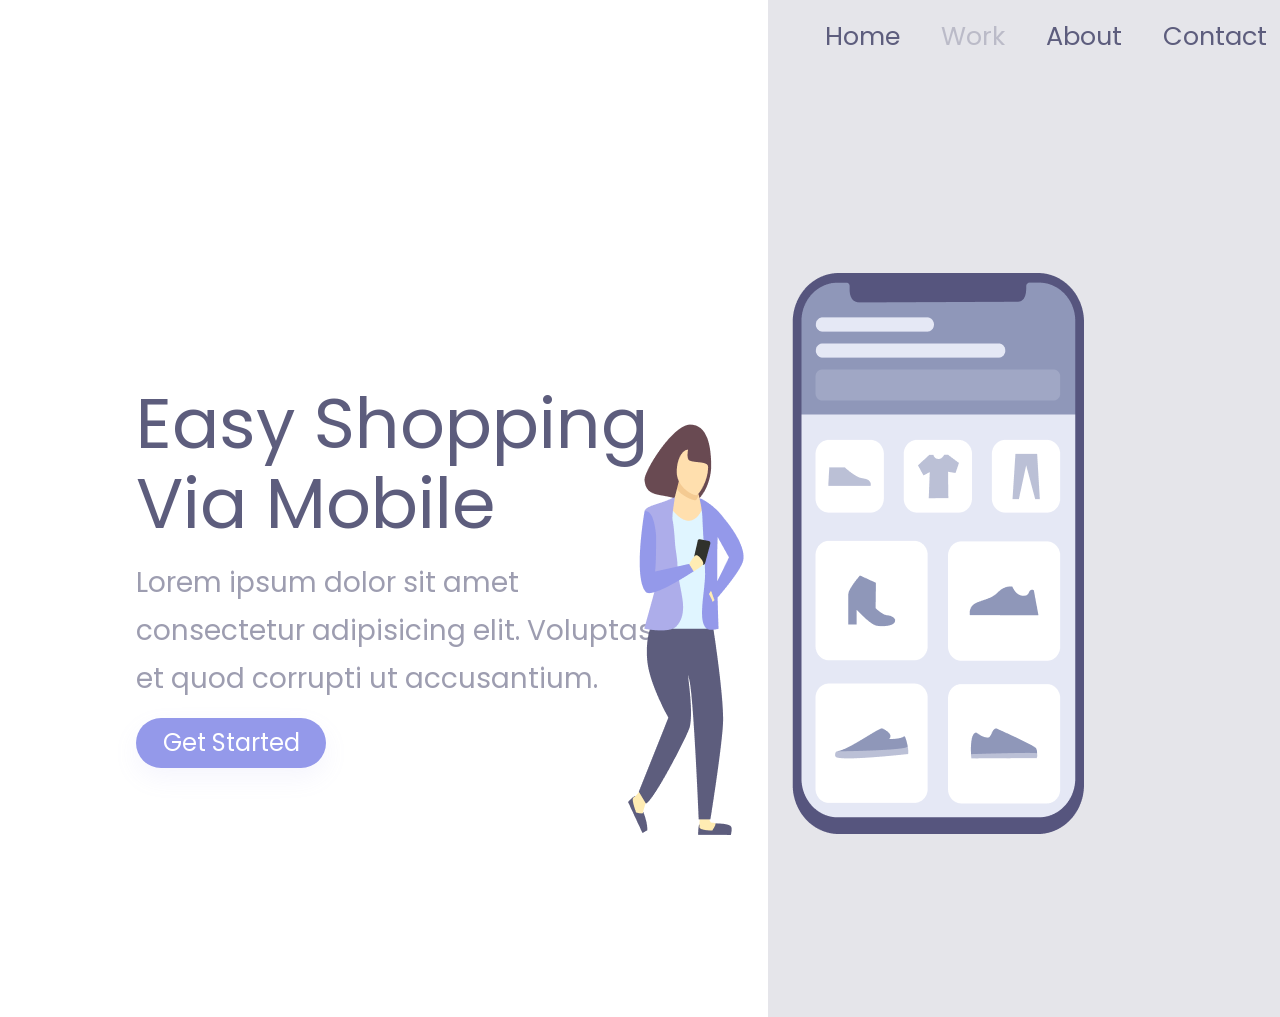
<file: index.html>
<!doctype html>
<html lang="en">
  <head>
    <!-- Configurações básicas do documento -->
    <meta charset="UTF-8" />
    <meta name="viewport" content="width=device-width, initial-scale=1.0" />
    <link rel="stylesheet" href="styles.css" />
    <link rel="preconnect" href="https://fonts.googleapis.com" />
    <link rel="preconnect" href="https://fonts.gstatic.com" crossorigin />
    <link
      href="https://fonts.googleapis.com/css2?family=Poppins:ital,wght@0,100;0,200;0,300;0,400;0,500;0,600;0,700;0,800;0,900;1,100;1,200;1,300;1,400;1,500;1,600;1,700;1,800;1,900&display=swap"
      rel="stylesheet"
    />
    <title>Easy Shopping Via Mobile</title>
  </head>

  <body>
    <section class="hero">
      <!-- ===== ESQUERDA: TEXTO =====       -->

      <div class="hero-body">
        <div class="hero-content">
          <h1>Easy Shopping Via Mobile</h1>

          <p>
            Lorem ipsum dolor sit amet consectetur adipisicing elit. Voluptas et
            quod corrupti ut accusantium.
          </p>

          <button>Get Started</button>
        </div>

        <!-- ===== DIREITA: NAV + IMAGEM ===== -->
        <div class="hero-right">
          <header class="navigation">
            <nav>
              <a href="#">Home</a>
              <a href="#">Work</a>
              <a href="#">About</a>
              <a href="#">Contact</a>
            </nav>
          </header>
          <img
            class="girl-cellphone"
            src="./assets/Girl-cellphone.png"
            alt="girls using cellphone"
          />
        </div>
      </div>
    </section>
  </body>
</html>
</file>
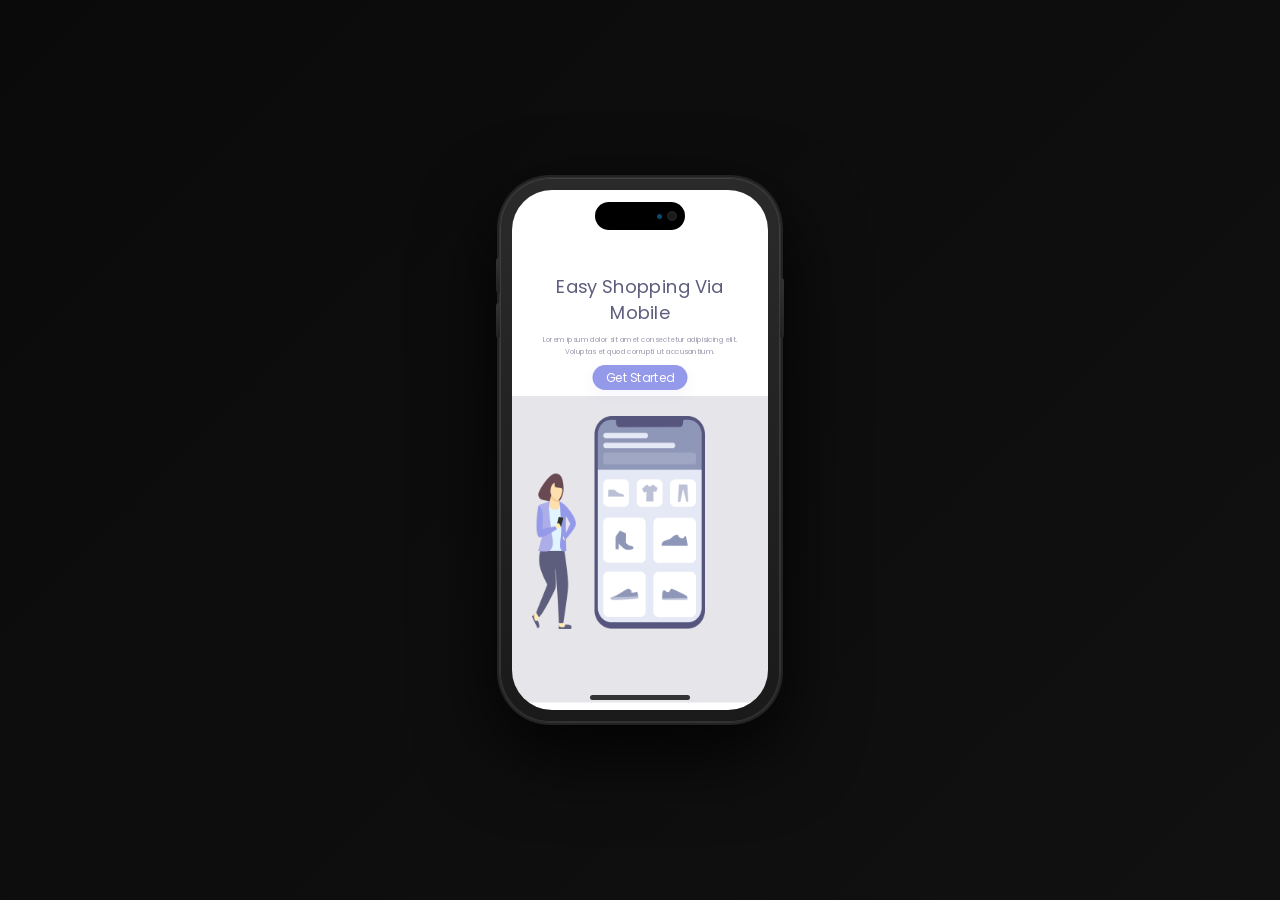
<file: mobile.html>
<!doctype html>
<html lang="pt-br">
  <head>
    <meta charset="UTF-8" />
    <title>Mockup iPhone 17</title>
    <style>
      * {
        margin: 0;
        padding: 0;
        box-sizing: border-box;
      }

      body {
        background: linear-gradient(135deg, #0a0a0a, #111111);
        display: flex;
        justify-content: center;
        align-items: center;
        height: 100vh;
      }

      .iphone {
        width: 280px;
        background: linear-gradient(180deg, #2a2a2a 0%, #1a1a1a 100%);
        border-radius: 50px;
        padding: 12px;
        box-shadow:
          0 0 0 1px #333,
          0 0 0 3px #222,
          0 30px 80px rgba(0, 0, 0, 0.9),
          inset 0 0 0 1px rgba(255, 255, 255, 0.1);
        position: relative;
      }

      .btn-power {
        position: absolute;
        right: -4px;
        top: 100px;
        width: 4px;
        height: 60px;
        background: linear-gradient(180deg, #333, #222);
        border-radius: 0 3px 3px 0;
      }

      .btn-volume-up {
        position: absolute;
        left: -4px;
        top: 80px;
        width: 4px;
        height: 35px;
        background: linear-gradient(180deg, #333, #222);
        border-radius: 3px 0 0 3px;
      }

      .btn-volume-down {
        position: absolute;
        left: -4px;
        top: 125px;
        width: 4px;
        height: 35px;
        background: linear-gradient(180deg, #333, #222);
        border-radius: 3px 0 0 3px;
      }

      .iphone-screen {
        width: 100%;
        height: 520px;
        background: #fff;
        border-radius: 40px;
        overflow: hidden;
        position: relative;
      }

      .dynamic-island {
        position: absolute;
        top: 12px;
        left: 50%;
        transform: translateX(-50%);
        width: 90px;
        height: 28px;
        background: #000;
        border-radius: 20px;
        z-index: 10;
        display: flex;
        align-items: center;
        justify-content: flex-end;
        padding-right: 8px;
        gap: 5px;
      }

      .camera-dot {
        width: 10px;
        height: 10px;
        background: #1a1a1a;
        border-radius: 50%;
        border: 2px solid #222;
      }

      .camera-light {
        width: 5px;
        height: 5px;
        background: #0a4a6e;
        border-radius: 50%;
      }

      /* iframe começa ABAIXO da dynamic island */
      .iphone-screen iframe {
        width: 200%;
        height: 190%;
        border: none;
        scrollbar-width: none;
        pointer-events: none;
        transform: scale(0.5);
        transform-origin: top left;
        position: absolute;
        top: 55px; /* empurra para baixo da câmera */
        left: 0;
      }

      .iphone-screen iframe::-webkit-scrollbar {
        display: none;
      }

      .home-bar {
        position: absolute;
        bottom: 10px;
        left: 50%;
        transform: translateX(-50%);
        width: 100px;
        height: 5px;
        background: #333;
        border-radius: 10px;
        z-index: 10;
      }
    </style>
  </head>
  <body>
    <div class="iphone">
      <div class="btn-power"></div>
      <div class="btn-volume-up"></div>
      <div class="btn-volume-down"></div>

      <div class="iphone-screen">
        <div class="dynamic-island">
          <div class="camera-light"></div>
          <div class="camera-dot"></div>
        </div>

        <iframe src="index.html"></iframe>

        <div class="home-bar"></div>
      </div>
    </div>
  </body>
</html>
</file>
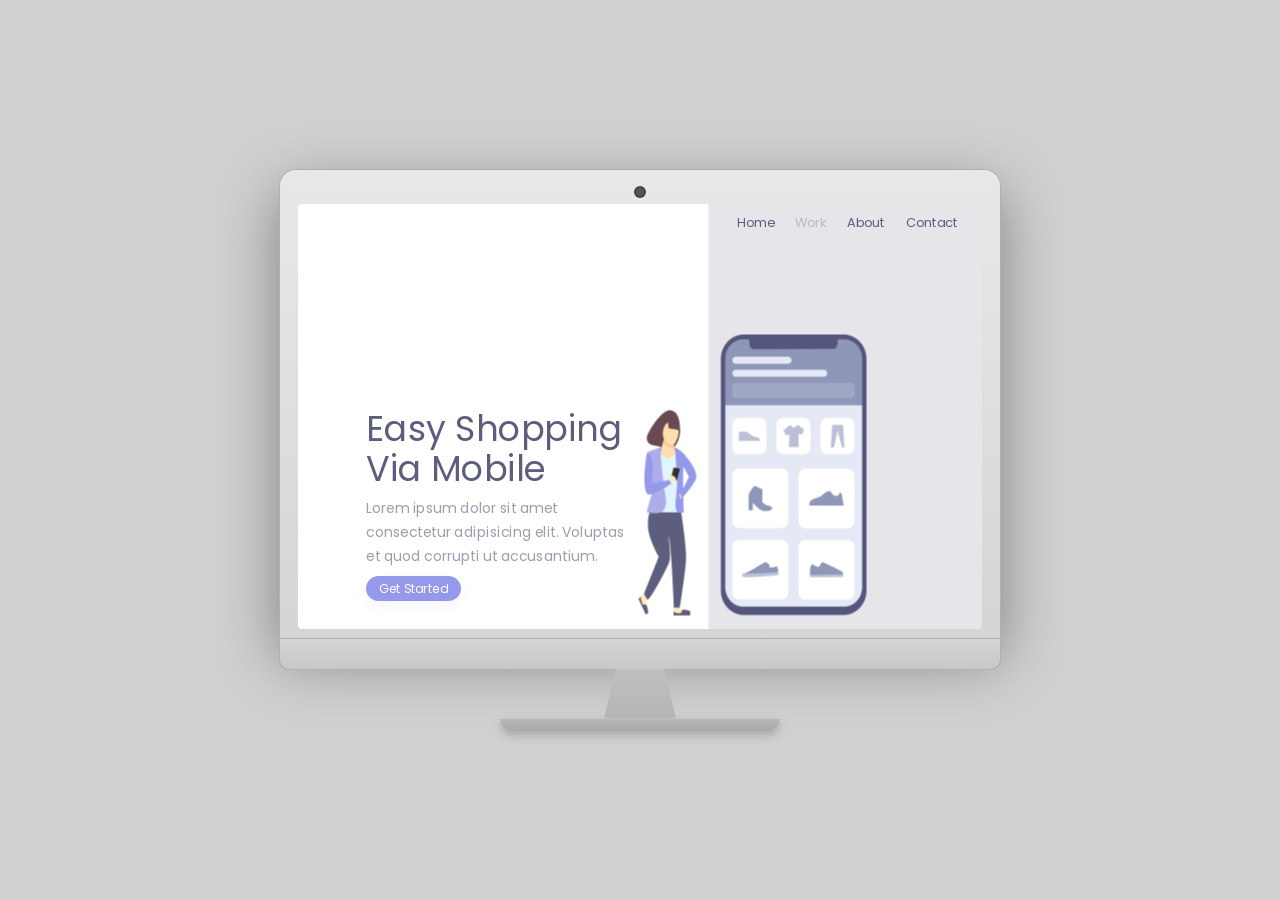
<file: mockupDesktop.html>
<!doctype html>
<html lang="pt-br">
  <head>
    <meta charset="UTF-8" />
    <title>Mockup iMac</title>
    <style>
      * {
        margin: 0;
        padding: 0;
        box-sizing: border-box;
      }

      body {
        background: #d0d0d0;
        display: flex;
        justify-content: center;
        align-items: center;
        min-height: 100vh;
      }

      .imac {
        display: flex;
        flex-direction: column;
        align-items: center;
      }

      .imac-body {
        width: 720px;
        background: linear-gradient(180deg, #e8e8e8 0%, #d5d5d5 100%);
        border-radius: 16px 16px 0 0;
        padding: 18px 18px 10px 18px;
        box-shadow:
          0 0 0 1px #b0b0b0,
          0 20px 60px rgba(0, 0, 0, 0.4);
      }

      .imac-camera {
        width: 8px;
        height: 8px;
        background: #555;
        border-radius: 50%;
        margin: 0 auto 8px auto;
        box-shadow: 0 0 0 2px #444;
      }

      .imac-screen {
        width: 100%;
        height: 425px;
        background: #fff;
        border-radius: 4px;
        overflow: hidden;
        position: relative;
      }

      .imac-screen iframe {
        width: 200%;
        height: 200%;
        border: none;
        overflow: hidden;
        scrollbar-width: none;
        pointer-events: none;
        transform: scale(0.5);
        transform-origin: top left;
        position: absolute;
        top: 0;
        left: 0;
      }

      .imac-screen iframe::-webkit-scrollbar {
        display: none;
      }

      .imac-chin {
        width: 720px;
        height: 30px;
        background: linear-gradient(180deg, #d5d5d5, #c8c8c8);
        border-radius: 0 0 10px 10px;
        box-shadow: 0 0 0 1px #b0b0b0;
      }

      .imac-neck {
        width: 120px;
        height: 50px;
        background: linear-gradient(180deg, #c0c0c0, #b5b5b5);
        clip-path: polygon(30% 0%, 70% 0%, 80% 100%, 20% 100%);
      }

      .imac-base {
        width: 280px;
        height: 12px;
        background: linear-gradient(180deg, #b8b8b8, #a8a8a8);
        border-radius: 0 0 20px 20px;
        box-shadow: 0 4px 10px rgba(0, 0, 0, 0.2);
      }
    </style>
  </head>
  <body>
    <div class="imac">
      <div class="imac-body">
        <div class="imac-camera"></div>
        <div class="imac-screen">
          <iframe src="index.html"></iframe>
        </div>
      </div>
      <div class="imac-chin"></div>
      <div class="imac-neck"></div>
      <div class="imac-base"></div>
    </div>
  </body>
</html>
</file>
<file: styles.css>
* {
  margin: 0;
  padding: 0;
  box-sizing: border-box;
  font-family: "Poppins", sans-serif;
  font-weight: 400;
  color: #5d5d7d;
}
.hero {
  width: 100vw;
  height: 100vh;
}

.hero-body {
  display: flex;
}

.hero-content {
  width: 60%;
  padding-left: 136px;
  margin-top: 30%;
}

.hero-right {
  width: 40%;
  background-color: rgba(93, 93, 125, 0.16);
  height: 113vh;
}

img {
  position: relative;
  top: 22%;
  right: 140px;
}

h1 {
  font-size: 4.375rem;
  line-height: 80px;
  width: 513px;
}

p {
  font-size: 28px;
  line-height: 48px;
  opacity: 0.6;
  margin: 15px 0;
  width: 540px;
}

button {
  width: 190px;
  height: 50px;
  opacity: 1;
  background: #9499ea;
  box-shadow: 0px 10px 24px 0px #9499ea19;
  cursor: pointer;
  border: none;
  border-radius: 30px;
  font-size: 24px;
  line-height: 100%;
  color: #fff;
  text-align: center;
  padding-bottom: 7px 0;
}

button:hover {
  opacity: 0.6;
}

button:active {
  opacity: 0.2;
}

header {
  margin: 24px 0 0 57px;
}

nav {
  display: flex;
  flex-wrap: nowrap;
  align-items: center;
}

a {
  text-decoration: none;
  margin-right: 41px;
  font-size: 1.6rem;
  line-height: 100%;
  cursor: pointer;
}

a:hover {
  opacity: 0.3;
}

a:active {
  opacity: 0.1;
}

a:nth-child(2) {
  opacity: 0.3;
}
a:nth-child(2):hover {
  opacity: 1;
}

@media screen and (max-width: 768px) {
  .hero-content {
    width: 100%;
    height: 50%;
    padding: 0;
    margin: 0;
  }

  h1 {
    font-size: 36px;
    line-height: 52px;
    width: auto;
    margin: 58px 54px 0 54px;
    text-align: center;
  }

  p {
    font-size: 14px;
    width: auto;
    line-height: 24px;
    margin: 15px 50px;
    text-align: center;
  }

  .hero-right {
    position: static;
    width: 100%;
    height: 62vh;
    padding: 40px;
  }

  img {
    position: static;
    width: 80%;
  }

  header {
    display: none;
  }

  .hero-body {
    display: block;
  }

  button {
    display: block;
    margin: 0 auto;
    margin-bottom: 12px;
  }
}
</file>
